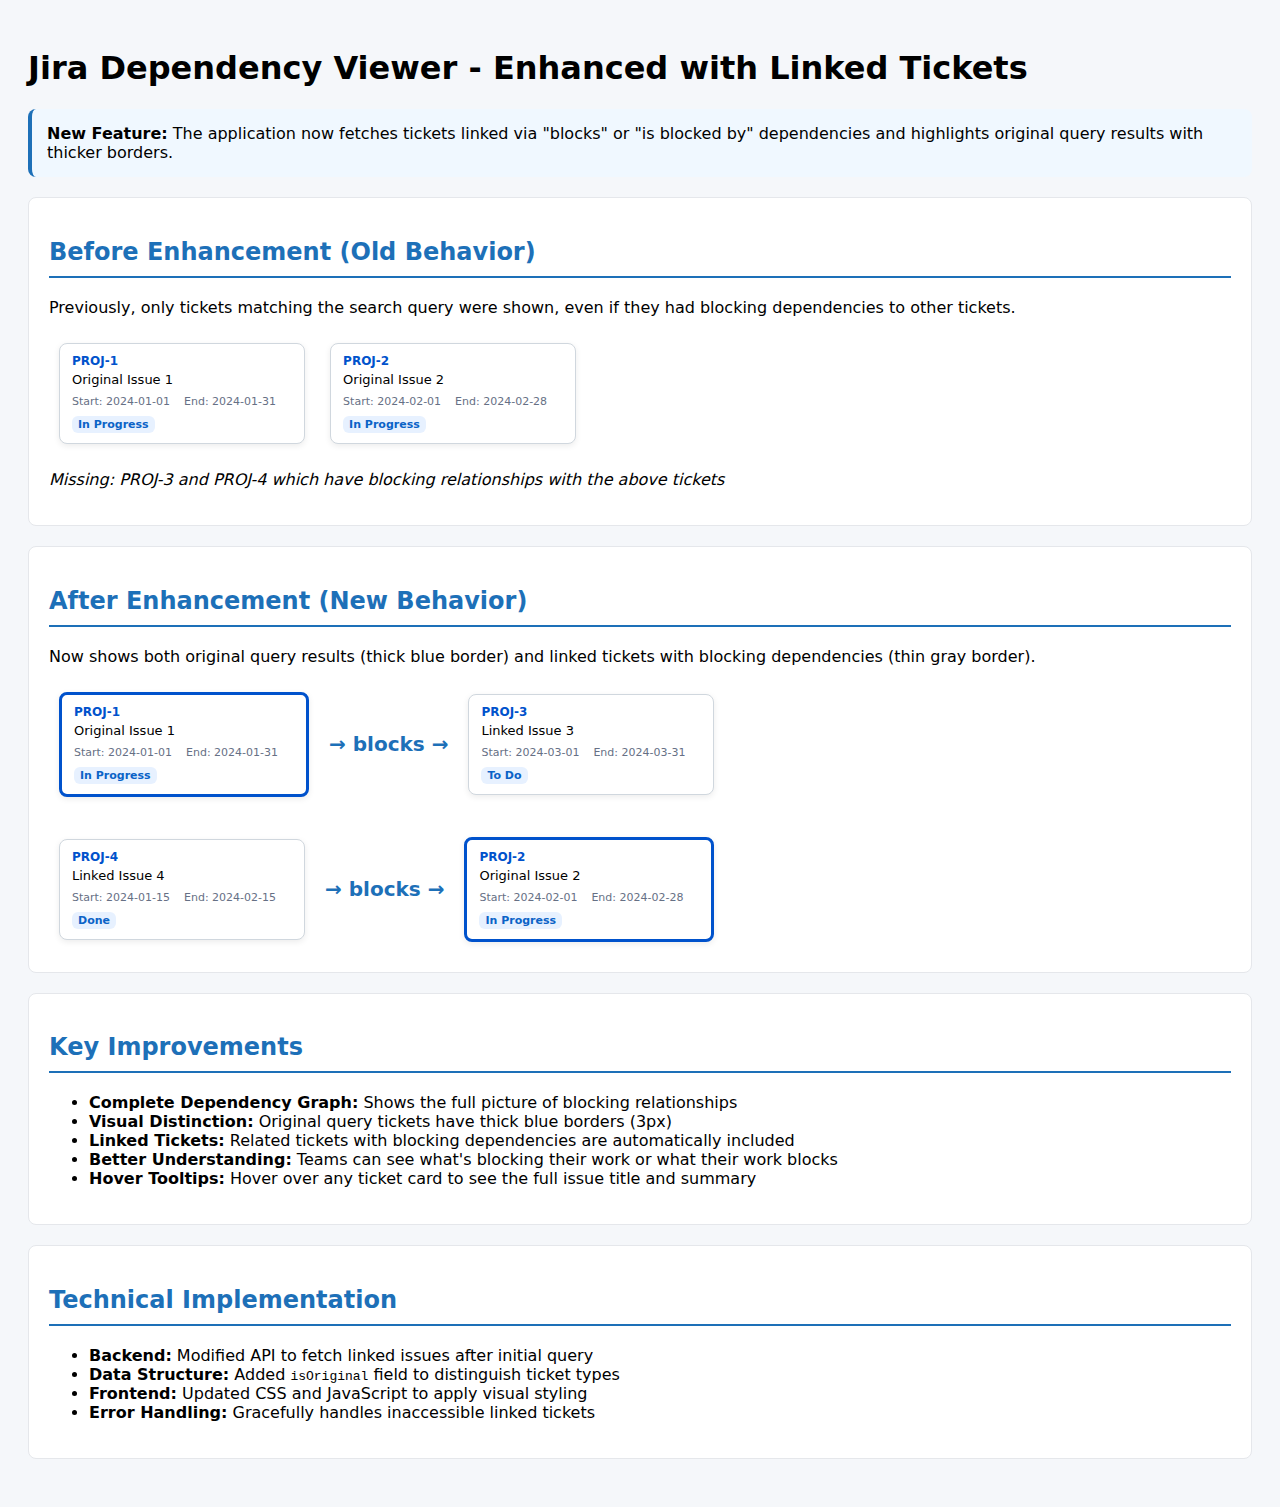
<file: demo.html>
<!DOCTYPE html>
<html lang="en">
<head>
  <meta charset="UTF-8" />
  <title>Jira Dependency Graph - Visual Demo</title>
  <meta name="viewport" content="width=device-width, initial-scale=1" />
  <style>
    body {
      font-family: system-ui, -apple-system, Segoe UI, Roboto, Arial, sans-serif;
      padding: 20px;
      background: #f5f7fa;
    }
    .demo-section {
      margin: 20px 0;
      padding: 20px;
      background: white;
      border-radius: 8px;
      border: 1px solid #e5e7eb;
    }
    .ticket {
      width: 220px; background: #fff; border: 1px solid #d0d7de; border-radius: 8px;
      box-shadow: 0 2px 6px rgba(0,0,0,.08); padding: 10px 12px; font-size: 12px;
      margin: 10px;
      display: inline-block;
      vertical-align: top;
    }
    .ticket.original {
      border: 3px solid #0052cc; /* Thicker border for original query tickets */
    }
    .ticket .key { color:#0052cc; font-weight:700; margin-bottom:4px; display:inline-block; }
    .ticket .summary { font-size:13px; margin-bottom:8px; }
    .ticket .dates { color:#667085; font-size:11px; margin-bottom:8px; }
    .ticket .status {
      display:inline-block; font-size:11px; font-weight:700;
      padding:2px 6px; border-radius:6px; background:#e7f1ff; color:#0b63c7;
    }
    .arrow {
      display: inline-block;
      margin: 0 10px;
      color: #1d70b8;
      font-weight: bold;
      font-size: 20px;
    }
    h2 {
      color: #1d70b8;
      border-bottom: 2px solid #1d70b8;
      padding-bottom: 10px;
    }
    .explanation {
      background: #f0f8ff;
      padding: 15px;
      border-radius: 8px;
      border-left: 4px solid #1d70b8;
      margin: 15px 0;
    }
  </style>
</head>
<body>
  <h1>Jira Dependency Viewer - Enhanced with Linked Tickets</h1>
  
  <div class="explanation">
    <strong>New Feature:</strong> The application now fetches tickets linked via "blocks" or "is blocked by" dependencies 
    and highlights original query results with thicker borders.
  </div>

  <div class="demo-section">
    <h2>Before Enhancement (Old Behavior)</h2>
    <p>Previously, only tickets matching the search query were shown, even if they had blocking dependencies to other tickets.</p>
    
    <div class="ticket">
      <div class="key">PROJ-1</div>
      <div class="summary">Original Issue 1</div>
      <div class="dates">Start: 2024-01-01 &nbsp;&nbsp; End: 2024-01-31</div>
      <span class="status">In Progress</span>
    </div>
    
    <div class="ticket">
      <div class="key">PROJ-2</div>
      <div class="summary">Original Issue 2</div>
      <div class="dates">Start: 2024-02-01 &nbsp;&nbsp; End: 2024-02-28</div>
      <span class="status">In Progress</span>
    </div>
    
    <p><em>Missing: PROJ-3 and PROJ-4 which have blocking relationships with the above tickets</em></p>
  </div>

  <div class="demo-section">
    <h2>After Enhancement (New Behavior)</h2>
    <p>Now shows both original query results (thick blue border) and linked tickets with blocking dependencies (thin gray border).</p>
    
    <div style="display: flex; align-items: center; flex-wrap: wrap;">
      <div class="ticket original">
        <div class="key">PROJ-1</div>
        <div class="summary">Original Issue 1</div>
        <div class="dates">Start: 2024-01-01 &nbsp;&nbsp; End: 2024-01-31</div>
        <span class="status">In Progress</span>
      </div>
      
      <span class="arrow">→ blocks →</span>
      
      <div class="ticket">
        <div class="key">PROJ-3</div>
        <div class="summary">Linked Issue 3</div>
        <div class="dates">Start: 2024-03-01 &nbsp;&nbsp; End: 2024-03-31</div>
        <span class="status">To Do</span>
      </div>
    </div>
    
    <div style="display: flex; align-items: center; flex-wrap: wrap; margin-top: 20px;">
      <div class="ticket">
        <div class="key">PROJ-4</div>
        <div class="summary">Linked Issue 4</div>
        <div class="dates">Start: 2024-01-15 &nbsp;&nbsp; End: 2024-02-15</div>
        <span class="status">Done</span>
      </div>
      
      <span class="arrow">→ blocks →</span>
      
      <div class="ticket original">
        <div class="key">PROJ-2</div>
        <div class="summary">Original Issue 2</div>
        <div class="dates">Start: 2024-02-01 &nbsp;&nbsp; End: 2024-02-28</div>
        <span class="status">In Progress</span>
      </div>
    </div>
  </div>

  <div class="demo-section">
    <h2>Key Improvements</h2>
    <ul>
      <li><strong>Complete Dependency Graph:</strong> Shows the full picture of blocking relationships</li>
      <li><strong>Visual Distinction:</strong> Original query tickets have thick blue borders (3px)</li>
      <li><strong>Linked Tickets:</strong> Related tickets with blocking dependencies are automatically included</li>
      <li><strong>Better Understanding:</strong> Teams can see what's blocking their work or what their work blocks</li>
      <li><strong>Hover Tooltips:</strong> Hover over any ticket card to see the full issue title and summary</li>
    </ul>
  </div>

  <div class="demo-section">
    <h2>Technical Implementation</h2>
    <ul>
      <li><strong>Backend:</strong> Modified API to fetch linked issues after initial query</li>
      <li><strong>Data Structure:</strong> Added <code>isOriginal</code> field to distinguish ticket types</li>
      <li><strong>Frontend:</strong> Updated CSS and JavaScript to apply visual styling</li>
      <li><strong>Error Handling:</strong> Gracefully handles inaccessible linked tickets</li>
    </ul>
  </div>

</body>
</html>
</file>
